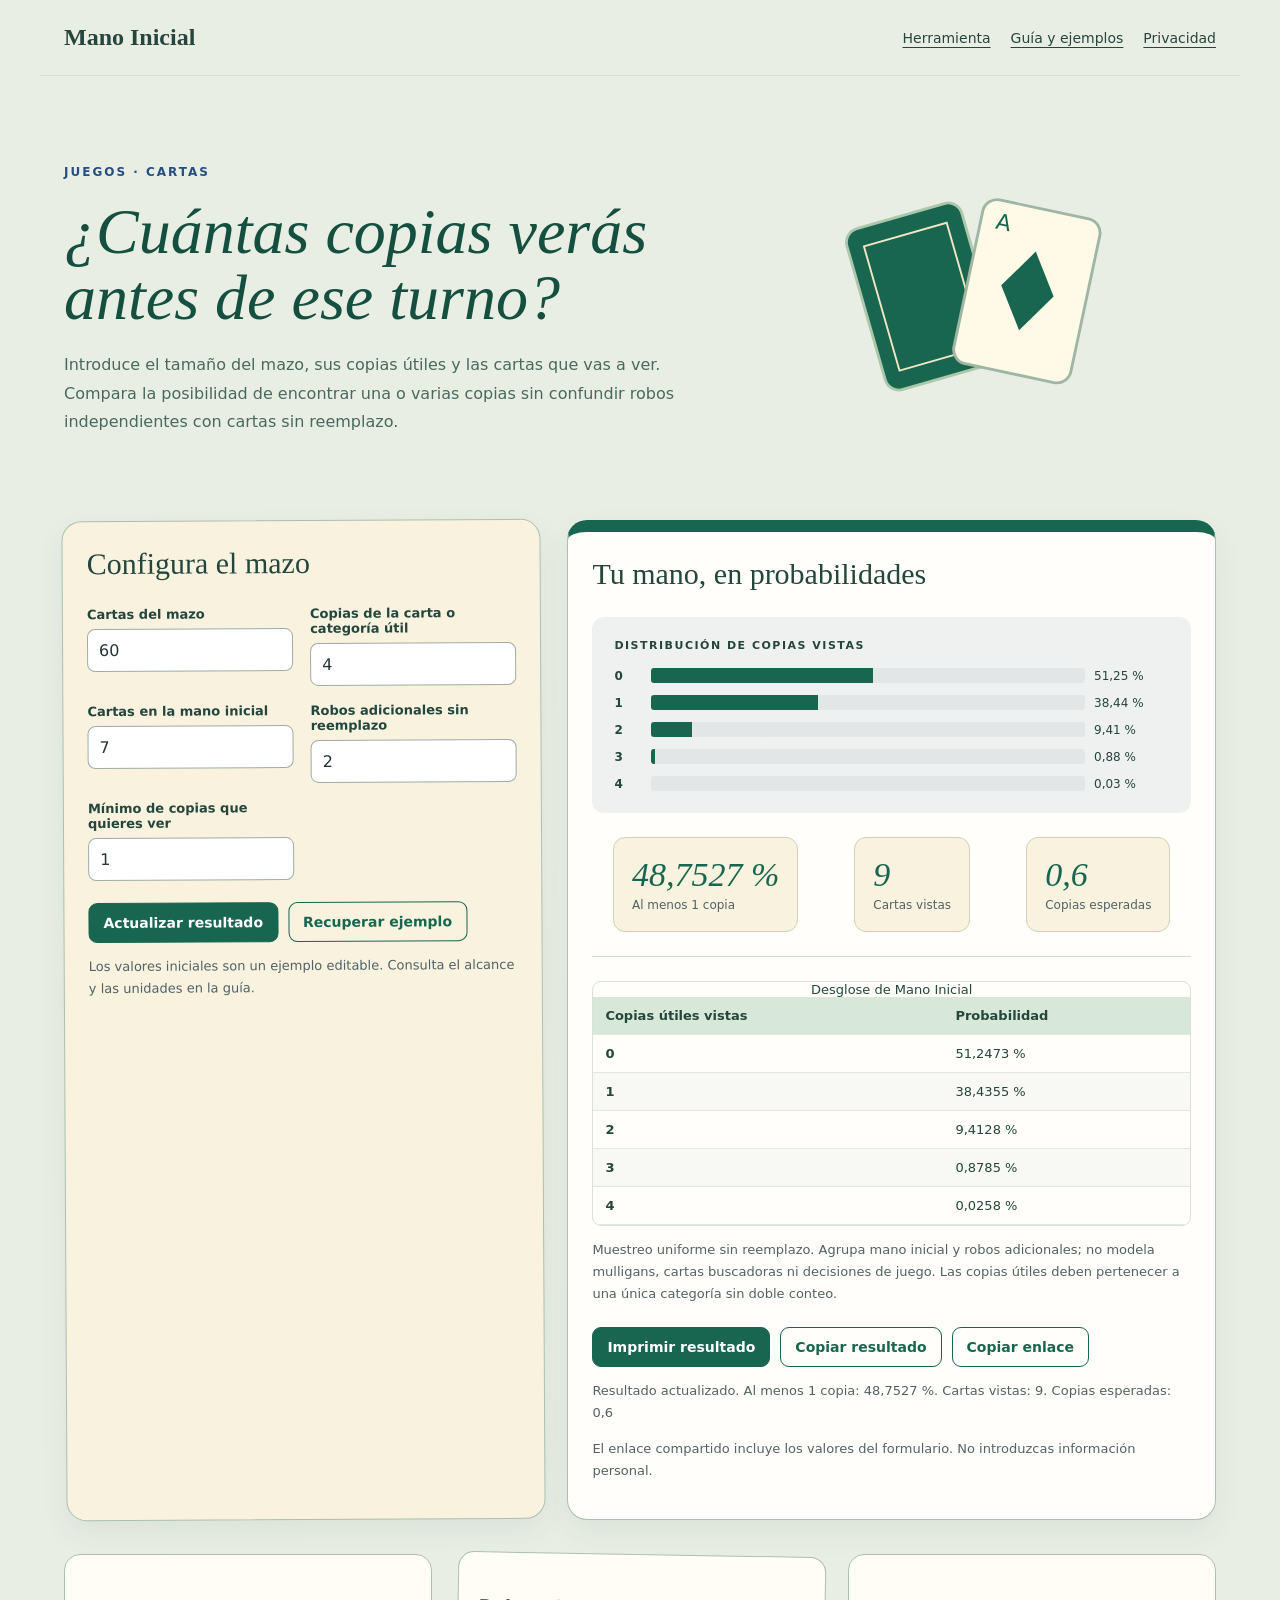
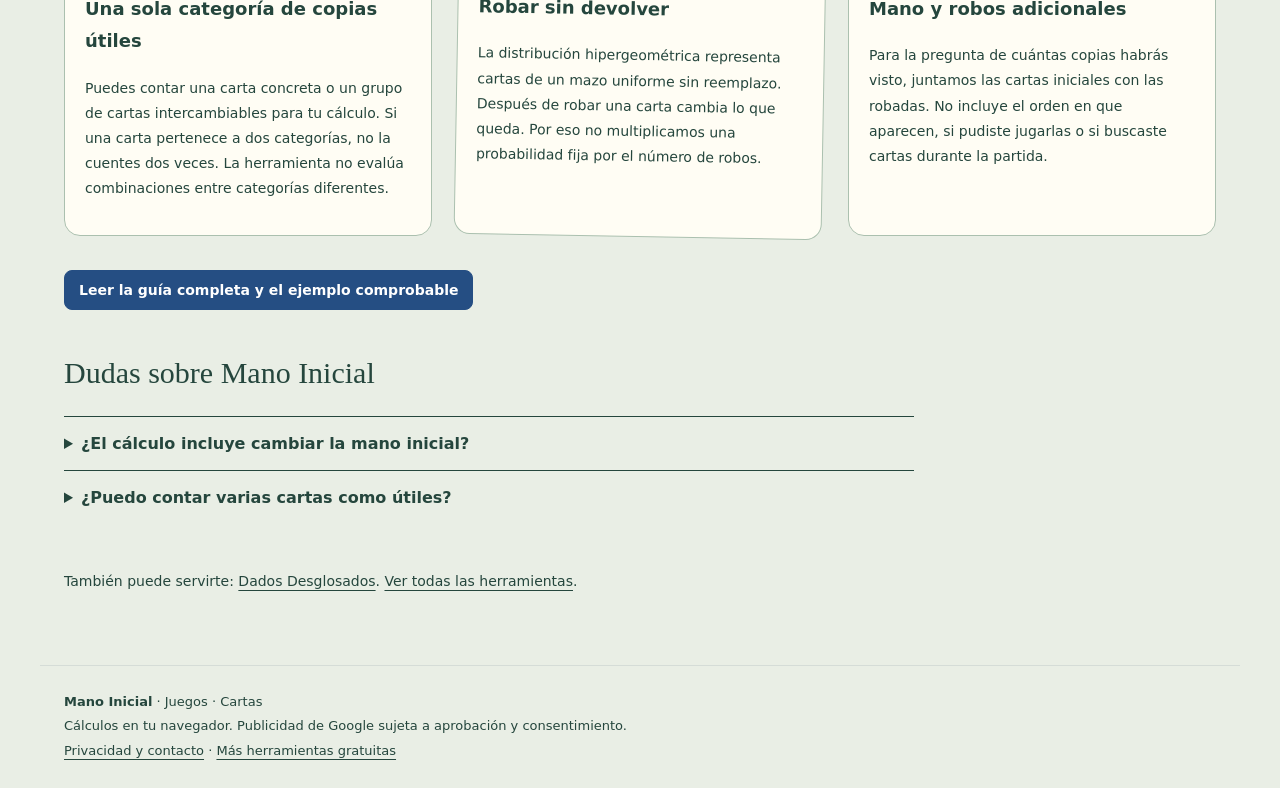
<file: index.html>
<!doctype html><html lang="es"><head><meta charset="utf-8"><meta name="viewport" content="width=device-width,initial-scale=1"><meta name="theme-color" content="#254e83"><title>Probabilidad de mano inicial y robos sin reemplazo | Mano Inicial</title><meta name="description" content="Calcula la probabilidad de ver copias útiles en una mano y robos extra. Distribución hipergeométrica con recuentos enteros y parámetros de tu mazo."><link rel="canonical" href="https://ilga25.github.io/mano-inicial/"><link rel="icon" href="favicon.svg?v=20261021-identidad2" type="image/svg+xml"><link rel="stylesheet" href="style.css?v=20261021-identidad2"><style>:root{--accent:#254e83}</style><script async src="https://pagead2.googlesyndication.com/pagead/js/adsbygoogle.js?client=ca-pub-2632653491273997" crossorigin="anonymous"></script><script src="privacy-options.js?v=20261021-identidad2" defer></script><script src="math.js?v=20261021-identidad2" defer></script><script src="app.js?v=20261021-identidad2" defer></script><script id="tool-config" type="application/json">{"slug": "mano-inicial", "name": "Mano Inicial", "kind": "hand", "category": "Juegos · Cartas", "color": "#254e83", "title": "Probabilidad de mano inicial y robos sin reemplazo", "description": "Calcula la probabilidad de ver copias útiles en una mano y robos extra. Distribución hipergeométrica con recuentos enteros y parámetros de tu mazo.", "hero": "¿Cuántas copias verás antes de ese turno?", "intro": "Introduce el tamaño del mazo, sus copias útiles y las cartas que vas a ver. Compara la posibilidad de encontrar una o varias copias sin confundir robos independientes con cartas sin reemplazo.", "fields": [["deck", "Cartas del mazo", 60, 2, 300, 1], ["copies", "Copias de la carta o categoría útil", 4, 0, 300, 1], ["hand", "Cartas en la mano inicial", 7, 0, 300, 1], ["draws", "Robos adicionales sin reemplazo", 2, 0, 300, 1], ["need", "Mínimo de copias que quieres ver", 1, 0, 300, 1]], "guide": [["Una sola categoría de copias útiles", "Puedes contar una carta concreta o un grupo de cartas intercambiables para tu cálculo. Si una carta pertenece a dos categorías, no la cuentes dos veces. La herramienta no evalúa combinaciones entre categorías diferentes."], ["Robar sin devolver", "La distribución hipergeométrica representa cartas de un mazo uniforme sin reemplazo. Después de robar una carta cambia lo que queda. Por eso no multiplicamos una probabilidad fija por el número de robos."], ["Mano y robos adicionales", "Para la pregunta de cuántas copias habrás visto, juntamos las cartas iniciales con las robadas. No incluye el orden en que aparecen, si pudiste jugarlas o si buscaste cartas durante la partida."], ["No modela mulligans", "Cambiar cartas, barajar de nuevo, seleccionar entre varias o usar efectos de búsqueda altera el proceso. Para esos casos este cálculo básico no es válido sin adaptar la distribución."], ["Qué significan las copias esperadas", "Es una media matemática: cartas vistas × copias útiles ÷ tamaño del mazo. Un valor como 0,6 no significa que puedas robar una fracción de carta; resume el promedio de muchas manos posibles."], ["Ejemplo comprobable", "En un mazo de diez cartas con dos útiles, al ver dos cartas hay 45 parejas posibles. Solo una contiene las dos útiles, dieciséis contienen exactamente una y veintiocho no contienen ninguna. Al menos una corresponde a 17 de 45."]]}</script><script type="application/ld+json">{"@context": "https://schema.org", "@type": "WebApplication", "name": "Mano Inicial", "url": "https://ilga25.github.io/mano-inicial/", "description": "Calcula la probabilidad de ver copias útiles en una mano y robos extra. Distribución hipergeométrica con recuentos enteros y parámetros de tu mazo.", "inLanguage": "es", "operatingSystem": "Any", "applicationCategory": "UtilitiesApplication", "offers": {"@type": "Offer", "price": "0", "priceCurrency": "EUR"}}</script><meta property="og:type" content="website"><meta property="og:locale" content="es_ES"><meta property="og:url" content="https://ilga25.github.io/mano-inicial/"><meta property="og:title" content="Probabilidad de mano inicial y robos sin reemplazo | Mano Inicial"><meta name="twitter:card" content="summary"><meta property="og:description" content="Calcula la probabilidad de ver copias útiles en una mano y robos extra. Distribución hipergeométrica con recuentos enteros y parámetros de tu mazo."></head><body class="theme-hand"><a href="#main" class="skip">Saltar al contenido</a><header><a href="./">Mano Inicial</a><nav aria-label="Principal"><a href="./">Herramienta</a><a href="guia.html">Guía y ejemplos</a><a href="privacidad.html">Privacidad</a></nav></header><main id="main"><section class="hero"><div class="hero-copy"><p class="eyebrow">Juegos · Cartas</p><h1>¿Cuántas copias verás antes de ese turno?</h1><p class="intro">Introduce el tamaño del mazo, sus copias útiles y las cartas que vas a ver. Compara la posibilidad de encontrar una o varias copias sin confundir robos independientes con cartas sin reemplazo.</p></div><div class="brand-art" aria-hidden="true"><svg viewBox="0 0 400 230"><g transform="rotate(-16 155 120)"><rect x="75" y="25" width="125" height="175" rx="15" fill="#196650" stroke="#acc8ab" stroke-width="3"/><path d="M92 45h90v135H92z" fill="none" stroke="#f0e6c5" stroke-width="2"/></g><g transform="rotate(12 245 120)"><rect x="180" y="25" width="125" height="175" rx="15" fill="#fff9e7" stroke="#9fb6a3" stroke-width="3"/><path d="M243 70l28 42-28 42-28-42z" fill="#196650"/><text x="196" y="55" fill="#196650" font-size="23">A</text></g></svg></div></section><div class="workspace"><section class="panel inputs"><h2>Configura el mazo</h2><form id="form"><div class="fields"><label class="field">Cartas del mazo<input id="deck" type="number" min="2" max="300" step="1" value="60" required></label><label class="field">Copias de la carta o categoría útil<input id="copies" type="number" min="0" max="300" step="1" value="4" required></label><label class="field">Cartas en la mano inicial<input id="hand" type="number" min="0" max="300" step="1" value="7" required></label><label class="field">Robos adicionales sin reemplazo<input id="draws" type="number" min="0" max="300" step="1" value="2" required></label><label class="field">Mínimo de copias que quieres ver<input id="need" type="number" min="0" max="300" step="1" value="1" required></label></div><div class="actions"><button type="submit">Actualizar resultado</button><button id="reset" class="secondary" type="button">Recuperar ejemplo</button></div></form><p class="small">Los valores iniciales son un ejemplo editable. Consulta el alcance y las unidades en la guía.</p></section><section class="panel output"><h2>Tu mano, en probabilidades</h2><noscript>Activa JavaScript para utilizar la herramienta. La guía se puede consultar sin JavaScript.</noscript><p id="error" role="alert" hidden></p><div id="result"><div id="feature-viz"></div><div id="metrics" class="metrics"></div><div class="table-wrap"><table><caption>Desglose de Mano Inicial</caption><thead><tr id="head-row"></tr></thead><tbody id="body-rows"></tbody></table></div><p id="note" class="small"></p></div><div class="actions"><button id="print" type="button">Imprimir resultado</button><button id="copy" type="button" class="secondary">Copiar resultado</button><button id="share" type="button" class="secondary">Copiar enlace</button></div><p id="feedback" role="status" class="small"></p><textarea id="copy-field" aria-label="Contenido para copiar" readonly hidden></textarea><p id="status" role="status" class="small"></p><p class="small share-note">El enlace compartido incluye los valores del formulario. No introduzcas información personal.</p></section></div><section class="cards"><article><h3>Una sola categoría de copias útiles</h3><p>Puedes contar una carta concreta o un grupo de cartas intercambiables para tu cálculo. Si una carta pertenece a dos categorías, no la cuentes dos veces. La herramienta no evalúa combinaciones entre categorías diferentes.</p></article><article><h3>Robar sin devolver</h3><p>La distribución hipergeométrica representa cartas de un mazo uniforme sin reemplazo. Después de robar una carta cambia lo que queda. Por eso no multiplicamos una probabilidad fija por el número de robos.</p></article><article><h3>Mano y robos adicionales</h3><p>Para la pregunta de cuántas copias habrás visto, juntamos las cartas iniciales con las robadas. No incluye el orden en que aparecen, si pudiste jugarlas o si buscaste cartas durante la partida.</p></article></section><p class="guide-link"><a class="button" href="guia.html">Leer la guía completa y el ejemplo comprobable</a></p><!-- EXTRA IDENTIDAD --><section class="faq-custom"><h2>Dudas sobre Mano Inicial</h2><details><summary>¿El cálculo incluye cambiar la mano inicial?</summary><p>No. Los mulligans o efectos de búsqueda alteran el proceso y no se modelan aquí.</p></details><details><summary>¿Puedo contar varias cartas como útiles?</summary><p>Sí, si forman una sola categoría y no cuentas la misma carta más de una vez.</p></details></section><p class="related-tool">También puede servirte: <a href="https://ilga25.github.io/dados-desglosados/">Dados Desglosados</a>. <a href="https://ilga25.github.io/herramientas.html">Ver todas las herramientas</a>.</p><!-- FIN EXTRA IDENTIDAD --></main><footer><strong>Mano Inicial</strong> · Juegos · Cartas<br>Cálculos en tu navegador. Publicidad de Google sujeta a aprobación y consentimiento.<br><a href="privacidad.html">Privacidad y contacto</a> · <a href="https://ilga25.github.io/herramientas.html">Más herramientas gratuitas</a><div><button type="button" id="privacy-options" class="secondary" hidden>Opciones de privacidad</button></div></footer></body></html>
</file>
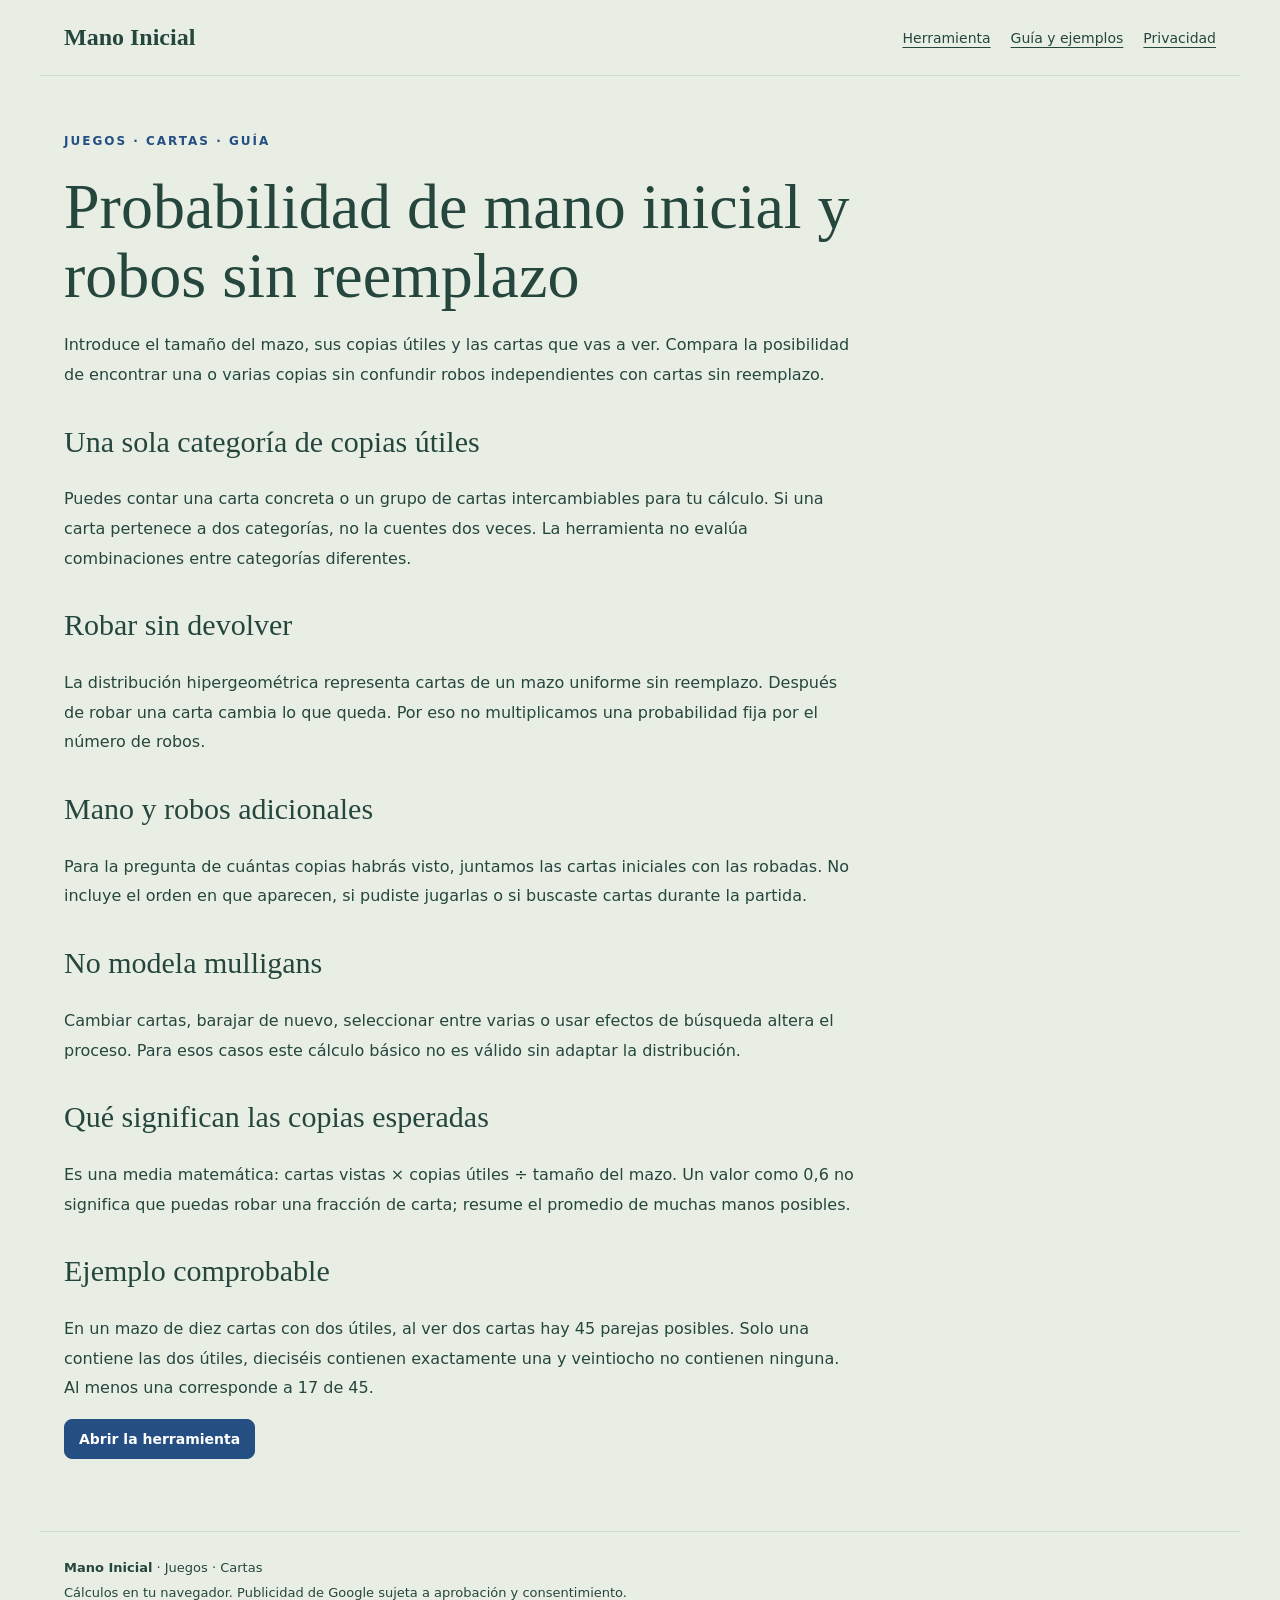
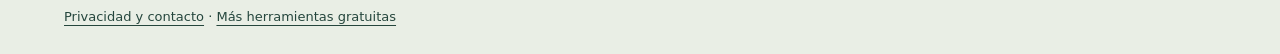
<file: guia.html>
<!doctype html><html lang="es"><head><meta charset="utf-8"><meta name="viewport" content="width=device-width,initial-scale=1"><meta name="theme-color" content="#254e83"><title>Guía y ejemplo de Mano Inicial | Mano Inicial</title><meta name="description" content="Método, unidades, ejemplo resuelto y límites de Mano Inicial."><link rel="canonical" href="https://ilga25.github.io/mano-inicial/guia.html"><link rel="icon" href="favicon.svg?v=20261021-identidad2" type="image/svg+xml"><link rel="stylesheet" href="style.css?v=20261021-identidad2"><style>:root{--accent:#254e83}</style><script async src="https://pagead2.googlesyndication.com/pagead/js/adsbygoogle.js?client=ca-pub-2632653491273997" crossorigin="anonymous"></script><script src="privacy-options.js?v=20261021-identidad2" defer></script><meta property="og:type" content="website"><meta property="og:locale" content="es_ES"><meta property="og:url" content="https://ilga25.github.io/mano-inicial/guia.html"><meta property="og:title" content="Guía y ejemplo de Mano Inicial | Mano Inicial"><meta name="twitter:card" content="summary"><meta property="og:description" content="Método, unidades, ejemplo resuelto y límites de Mano Inicial."></head><body class="theme-hand"><a href="#main" class="skip">Saltar al contenido</a><header><a href="./">Mano Inicial</a><nav aria-label="Principal"><a href="./">Herramienta</a><a href="guia.html">Guía y ejemplos</a><a href="privacidad.html">Privacidad</a></nav></header><main id="main"><article class="reading"><p class="eyebrow">Juegos · Cartas · Guía</p><h1>Probabilidad de mano inicial y robos sin reemplazo</h1><p>Introduce el tamaño del mazo, sus copias útiles y las cartas que vas a ver. Compara la posibilidad de encontrar una o varias copias sin confundir robos independientes con cartas sin reemplazo.</p><h2>Una sola categoría de copias útiles</h2><p>Puedes contar una carta concreta o un grupo de cartas intercambiables para tu cálculo. Si una carta pertenece a dos categorías, no la cuentes dos veces. La herramienta no evalúa combinaciones entre categorías diferentes.</p><h2>Robar sin devolver</h2><p>La distribución hipergeométrica representa cartas de un mazo uniforme sin reemplazo. Después de robar una carta cambia lo que queda. Por eso no multiplicamos una probabilidad fija por el número de robos.</p><h2>Mano y robos adicionales</h2><p>Para la pregunta de cuántas copias habrás visto, juntamos las cartas iniciales con las robadas. No incluye el orden en que aparecen, si pudiste jugarlas o si buscaste cartas durante la partida.</p><h2>No modela mulligans</h2><p>Cambiar cartas, barajar de nuevo, seleccionar entre varias o usar efectos de búsqueda altera el proceso. Para esos casos este cálculo básico no es válido sin adaptar la distribución.</p><h2>Qué significan las copias esperadas</h2><p>Es una media matemática: cartas vistas × copias útiles ÷ tamaño del mazo. Un valor como 0,6 no significa que puedas robar una fracción de carta; resume el promedio de muchas manos posibles.</p><h2>Ejemplo comprobable</h2><p>En un mazo de diez cartas con dos útiles, al ver dos cartas hay 45 parejas posibles. Solo una contiene las dos útiles, dieciséis contienen exactamente una y veintiocho no contienen ninguna. Al menos una corresponde a 17 de 45.</p><p><a class="button" href="./">Abrir la herramienta</a></p></article></main><footer><strong>Mano Inicial</strong> · Juegos · Cartas<br>Cálculos en tu navegador. Publicidad de Google sujeta a aprobación y consentimiento.<br><a href="privacidad.html">Privacidad y contacto</a> · <a href="https://ilga25.github.io/herramientas.html">Más herramientas gratuitas</a><div><button type="button" id="privacy-options" class="secondary" hidden>Opciones de privacidad</button></div></footer></body></html>
</file>
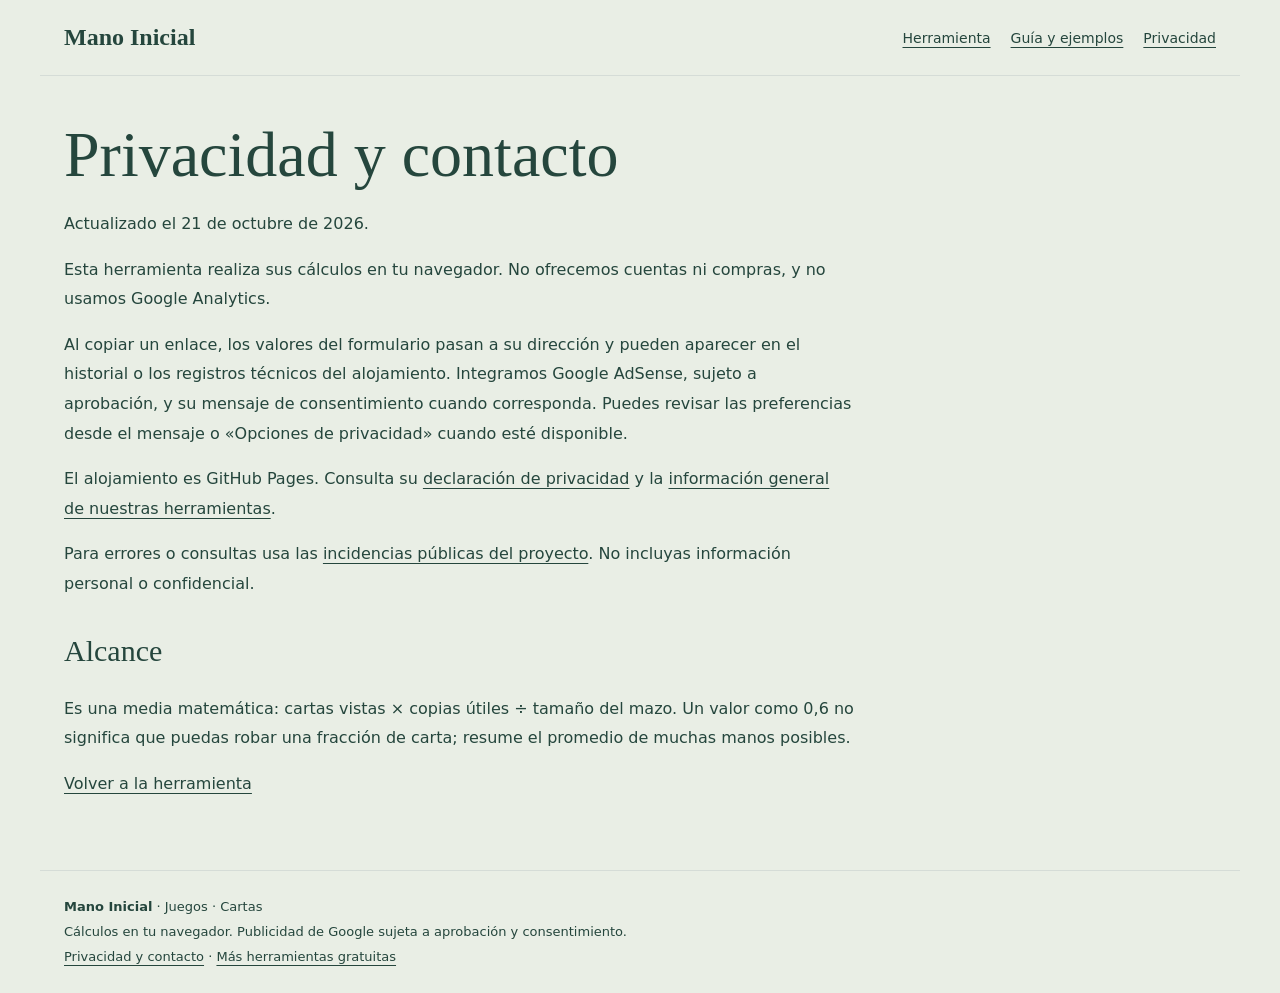
<file: privacidad.html>
<!doctype html><html lang="es"><head><meta charset="utf-8"><meta name="viewport" content="width=device-width,initial-scale=1"><meta name="theme-color" content="#254e83"><title>Privacidad y contacto | Mano Inicial</title><meta name="description" content="Privacidad, alojamiento y contacto de Mano Inicial."><link rel="canonical" href="https://ilga25.github.io/mano-inicial/privacidad.html"><link rel="icon" href="favicon.svg?v=20261021-identidad2" type="image/svg+xml"><link rel="stylesheet" href="style.css?v=20261021-identidad2"><style>:root{--accent:#254e83}</style><meta property="og:type" content="website"><meta property="og:locale" content="es_ES"><meta property="og:url" content="https://ilga25.github.io/mano-inicial/privacidad.html"><meta property="og:title" content="Privacidad y contacto | Mano Inicial"><meta name="twitter:card" content="summary"><meta property="og:description" content="Privacidad, alojamiento y contacto de Mano Inicial."></head><body class="theme-hand"><a href="#main" class="skip">Saltar al contenido</a><header><a href="./">Mano Inicial</a><nav aria-label="Principal"><a href="./">Herramienta</a><a href="guia.html">Guía y ejemplos</a><a href="privacidad.html">Privacidad</a></nav></header><main id="main"><article class="reading"><h1>Privacidad y contacto</h1><p>Actualizado el 21 de octubre de 2026.</p><p>Esta herramienta realiza sus cálculos en tu navegador. No ofrecemos cuentas ni compras, y no usamos Google Analytics.</p><p>Al copiar un enlace, los valores del formulario pasan a su dirección y pueden aparecer en el historial o los registros técnicos del alojamiento. Integramos Google AdSense, sujeto a aprobación, y su mensaje de consentimiento cuando corresponda. Puedes revisar las preferencias desde el mensaje o «Opciones de privacidad» cuando esté disponible.</p><p>El alojamiento es GitHub Pages. Consulta su <a href="https://docs.github.com/site-policy/privacy-policies/github-general-privacy-statement">declaración de privacidad</a> y la <a href="https://ilga25.github.io/privacidad-herramientas.html">información general de nuestras herramientas</a>.</p><p>Para errores o consultas usa las <a href="https://github.com/ilga25/mano-inicial/issues">incidencias públicas del proyecto</a>. No incluyas información personal o confidencial.</p><h2>Alcance</h2><p>Es una media matemática: cartas vistas × copias útiles ÷ tamaño del mazo. Un valor como 0,6 no significa que puedas robar una fracción de carta; resume el promedio de muchas manos posibles.</p><p><a href="./">Volver a la herramienta</a></p></article></main><footer><strong>Mano Inicial</strong> · Juegos · Cartas<br>Cálculos en tu navegador. Publicidad de Google sujeta a aprobación y consentimiento.<br><a href="privacidad.html">Privacidad y contacto</a> · <a href="https://ilga25.github.io/herramientas.html">Más herramientas gratuitas</a></footer></body></html>
</file>
<file: style.css>
:root{font-family:system-ui,sans-serif;color:#253338;background:#f3f4ef;font-synthesis:none;--accent:#155e63}*{box-sizing:border-box}body{margin:0}a{color:inherit;text-underline-offset:4px}header,main,footer{max-width:1200px;margin:auto;padding:24px}header{display:flex;justify-content:space-between;align-items:center;gap:20px;border-bottom:1px solid #d5dcd7}header>a{font:700 24px Georgia,serif;text-decoration:none}nav{display:flex;flex-wrap:wrap;gap:20px;font-size:14px}.eyebrow{text-transform:uppercase;letter-spacing:2px;font-size:12px;color:var(--accent);font-weight:750;margin-top:30px}h1{font:clamp(40px,5vw,65px)/1.08 Georgia,serif;font-weight:400;max-width:900px;margin:20px 0}h2{font:30px/1.2 Georgia,serif}h3{font-size:18px}.intro{max-width:760px;line-height:1.8;color:#526265}.hero{position:relative;padding-right:70px}.badge{position:absolute;right:10px;top:15px;width:50px;height:50px;border:2px solid var(--accent);color:var(--accent);border-radius:50%;display:grid;place-items:center;font:24px Georgia,serif}.workspace{display:grid;grid-template-columns:minmax(300px,.75fr) minmax(430px,1.35fr);gap:24px;margin:32px 0}.panel{min-width:0;background:#fffefa;border:1px solid #d1dbd4;border-radius:16px;padding:24px}.panel h2{margin-top:0}.fields{display:grid;grid-template-columns:1fr 1fr;gap:17px}.field{font-size:13px;font-weight:650;display:block}.field input,.field select,.field textarea{display:block;width:100%;min-width:0;margin:7px 0 0;border:1px solid #9eaea5;border-radius:8px;background:white;font:16px system-ui;color:#253338;padding:11px}.field textarea{min-height:240px;resize:vertical;font:14px/1.6 ui-monospace,monospace}.text-field{grid-column:1/-1}input:focus,textarea:focus,button:focus-visible{outline:3px solid color-mix(in srgb,var(--accent) 35%,white);outline-offset:2px}.actions{display:flex;gap:10px;flex-wrap:wrap;margin-top:22px}button,.button{border:1px solid var(--accent);border-radius:8px;background:var(--accent);color:white;padding:11px 14px;font:600 14px system-ui;cursor:pointer;text-decoration:none;display:inline-block}button.secondary{background:transparent;color:var(--accent)}button:disabled{opacity:.45;cursor:default}.small{font-size:13px;line-height:1.7;color:#526265}.metrics{display:flex;flex-wrap:wrap;gap:22px;padding:0 0 24px;border-bottom:1px solid #d1dbd4;margin-bottom:24px}.metrics div{max-width:100%}.metrics strong{display:block;font:30px Georgia,serif;overflow-wrap:anywhere}.metrics span{font-size:12px;color:#526265}.table-wrap{overflow:auto;max-height:680px;border:1px solid #dae0da;border-radius:9px}table{border-collapse:collapse;width:100%;font-size:13px}th,td{border-bottom:1px solid #e0e6e0;padding:11px 12px;text-align:left;vertical-align:top}thead{background:#eef1e9;position:sticky;top:0}tbody th{font-weight:600}tbody tr:nth-child(even){background:#f8f9f4}td{white-space:pre-wrap;overflow-wrap:anywhere;max-width:500px}#error{background:#fbece3;color:#833e20;border-left:4px solid #af5b32;padding:18px;line-height:1.6}#copy-field{width:100%;min-height:100px;font:13px monospace}.reading{max-width:790px;line-height:1.85}.reading h2{margin-top:34px}.cards{display:grid;grid-template-columns:repeat(3,1fr);gap:24px;margin:34px 0}.cards article{border-top:2px solid var(--accent);padding-top:10px;font-size:14px;line-height:1.8}footer{border-top:1px solid #d5dcd7;margin-top:32px;font-size:13px;line-height:1.9}.skip{position:absolute;top:-100px}.skip:focus{top:10px;background:white;padding:14px;z-index:10}[hidden]{display:none!important}.prompt-tool .workspace{grid-template-columns:1fr}.prompt-tool .fields{grid-template-columns:1fr 1fr}.prompt-tool .text-field{grid-column:auto}.prompt-tool .table-wrap td:last-child{min-width:280px;max-width:750px;font-family:ui-monospace,monospace}.prompt-tool .table-wrap{max-height:800px}@media(max-width:850px){.workspace{grid-template-columns:1fr}.cards{grid-template-columns:1fr}.prompt-tool .fields{grid-template-columns:1fr}.hero{padding-right:0}.badge{display:none}header{align-items:flex-start;flex-direction:column}h1{font-size:43px}}@media(max-width:420px){header,main,footer{padding:18px}.panel{padding:17px}.fields{grid-template-columns:1fr}nav{gap:14px}}@media print{body{background:white}header,footer,.hero,.inputs,.actions,.small.share-note,.cards,#feedback,#copy-field,.guide-link{display:none}.workspace{display:block}.panel{border:0;padding:0}.table-wrap{max-height:none;overflow:visible;border:0}thead{position:static}tr{break-inside:avoid}table{font-size:10px}main{padding:0}.metrics strong{font-size:24px}}




/* IDENTIDAD PROPIA 2026-10-21 */

.hero-copy{min-width:0}.brand-art{min-width:0;align-self:center}.brand-art svg{display:block;width:100%;height:220px}.feature-strip{display:flex;flex-wrap:wrap;gap:12px;padding:20px 0;margin:16px 0 26px;border-block:1px solid currentColor}.feature-strip span{font-size:12px;font-weight:700;letter-spacing:.8px}.feature-strip a{color:inherit}#feature-viz{margin:0 0 24px;padding:22px;background:color-mix(in srgb,var(--accent) 7%,transparent);border-radius:12px}.viz-title{font-size:11px;font-weight:800;letter-spacing:1.5px;margin:0 0 16px}.viz-caption{font-size:12px;line-height:1.7}.stack{display:flex;height:35px;overflow:hidden;border:1px solid currentColor;border-radius:6px}.stack i{display:block;min-width:0}.viz-key{display:flex;gap:15px;flex-wrap:wrap;margin-top:15px;font-size:12px}.viz-key span{display:flex;align-items:center;gap:6px}.viz-key i{width:10px;height:10px;border-radius:50%}.round-path{display:flex;flex-wrap:wrap;gap:10px}.round-path span{display:flex;flex-direction:column;padding:14px;border:1px solid currentColor;font-size:12px}.round-path b{font-size:23px}.pool-lanes{display:grid;grid-template-columns:repeat(4,1fr);gap:5px;background:#1f9fb3;padding:12px;border:4px solid #91dce4}.pool-lanes span{display:flex;justify-content:space-between;padding:9px 5px;border-bottom:2px dashed #d8f4f1;font-size:12px;color:white;gap:6px}.pool-lanes em{font-style:normal}.minute-bars{display:grid;gap:8px}.minute-bars>div,.chance-bars>div{display:grid;grid-template-columns:35px 1fr 55px;align-items:center;gap:9px;font-size:12px}.minute-bars i,.chance-bars i{height:15px;background:linear-gradient(to right,var(--accent) var(--fill),#8a9a9c20 var(--fill));border-radius:3px}.chance-bars{display:grid;gap:12px}.chance-bars>div{grid-template-columns:28px 1fr 75px}.editor-legend{display:flex;gap:18px;font:12px ui-monospace,monospace;flex-wrap:wrap}.faq-custom{margin:45px 0;max-width:850px}.faq-custom details{padding:17px 0;border-top:1px solid currentColor}.faq-custom summary{font-weight:700;cursor:pointer}.faq-custom p{font-size:14px;line-height:1.8}.related-tool{font-size:14px;line-height:1.8;margin-top:25px}#feature-viz svg{width:100%;max-height:340px;display:block}header a,button{transition:transform .16s ease,background .16s ease}button:hover{transform:translateY(-1px)}@media(prefers-reduced-motion:reduce){*{transition:none!important;scroll-behavior:auto!important}}@media(max-width:800px){.hero{grid-template-columns:1fr!important;padding:24px!important}.brand-art svg{height:150px}.fields{grid-template-columns:1fr 1fr!important}.workspace{grid-template-columns:1fr!important}.inputs,.output{order:initial!important}.metrics{gap:18px}.hero h1{font-size:40px!important;letter-spacing:-1px!important}.pool-lanes{grid-template-columns:repeat(2,1fr)}.feature-strip{gap:10px}header{position:static!important}}@media(max-width:430px){.fields{grid-template-columns:1fr!important}.hero h1{font-size:35px!important}.hero{padding:20px!important}.panel{padding:18px!important}nav{gap:12px!important}}@media print{.brand-art,.feature-strip,.faq-custom,.related-tool{display:none!important}#feature-viz{break-inside:avoid;color:black!important;background:white!important}.stack{height:18px}body,.panel,.output,.inputs{background:white!important;color:black!important}.small,.viz-caption,.viz-title{color:black!important}}

@media(max-width:800px){.cards{grid-template-columns:1fr!important}.cards article{min-width:0;overflow-wrap:anywhere}.reading{max-width:100%}nav{flex-wrap:wrap!important}}

body{background:#e9eee5;color:#25463d}.hero{display:grid;grid-template-columns:1.4fr 1fr;gap:40px;padding:35px 0}.hero h1{font:italic clamp(42px,5vw,68px)/1.03 Georgia,serif;color:#144f40}.hero .intro{color:#48695e}.workspace{grid-template-columns:.85fr 1.15fr}.panel{border:1px solid #abc0af;border-radius:20px;box-shadow:0 12px 30px #153f3010}.inputs{background:#f8f2df;transform:rotate(-.3deg)}.output{border-top:12px solid #196650}.metrics{justify-content:space-around;gap:15px}.metrics>div{background:#f8f2df;border:1px solid #d4cfba;border-radius:12px;padding:18px;min-width:110px}.metrics strong{font:italic 34px Georgia,serif;color:#196650}.chance-bars i{--accent:#196650}.table-wrap thead{background:#d7e8d8}.cards article{background:#fffdf4;border:1px solid #abc0af;border-radius:16px;padding:20px}.cards article:nth-child(2){transform:rotate(1deg)}button{border-radius:9px;--accent:#196650}.feature-strip span:before{content:'◇ ';color:#196650}
@media print{thead,tbody tr:nth-child(even),th,td{background:white!important;color:black!important}.atelier-note,.workshop-strip,.gallery-note,.blueprint-note,#feature-viz{display:none!important}}
</file>
